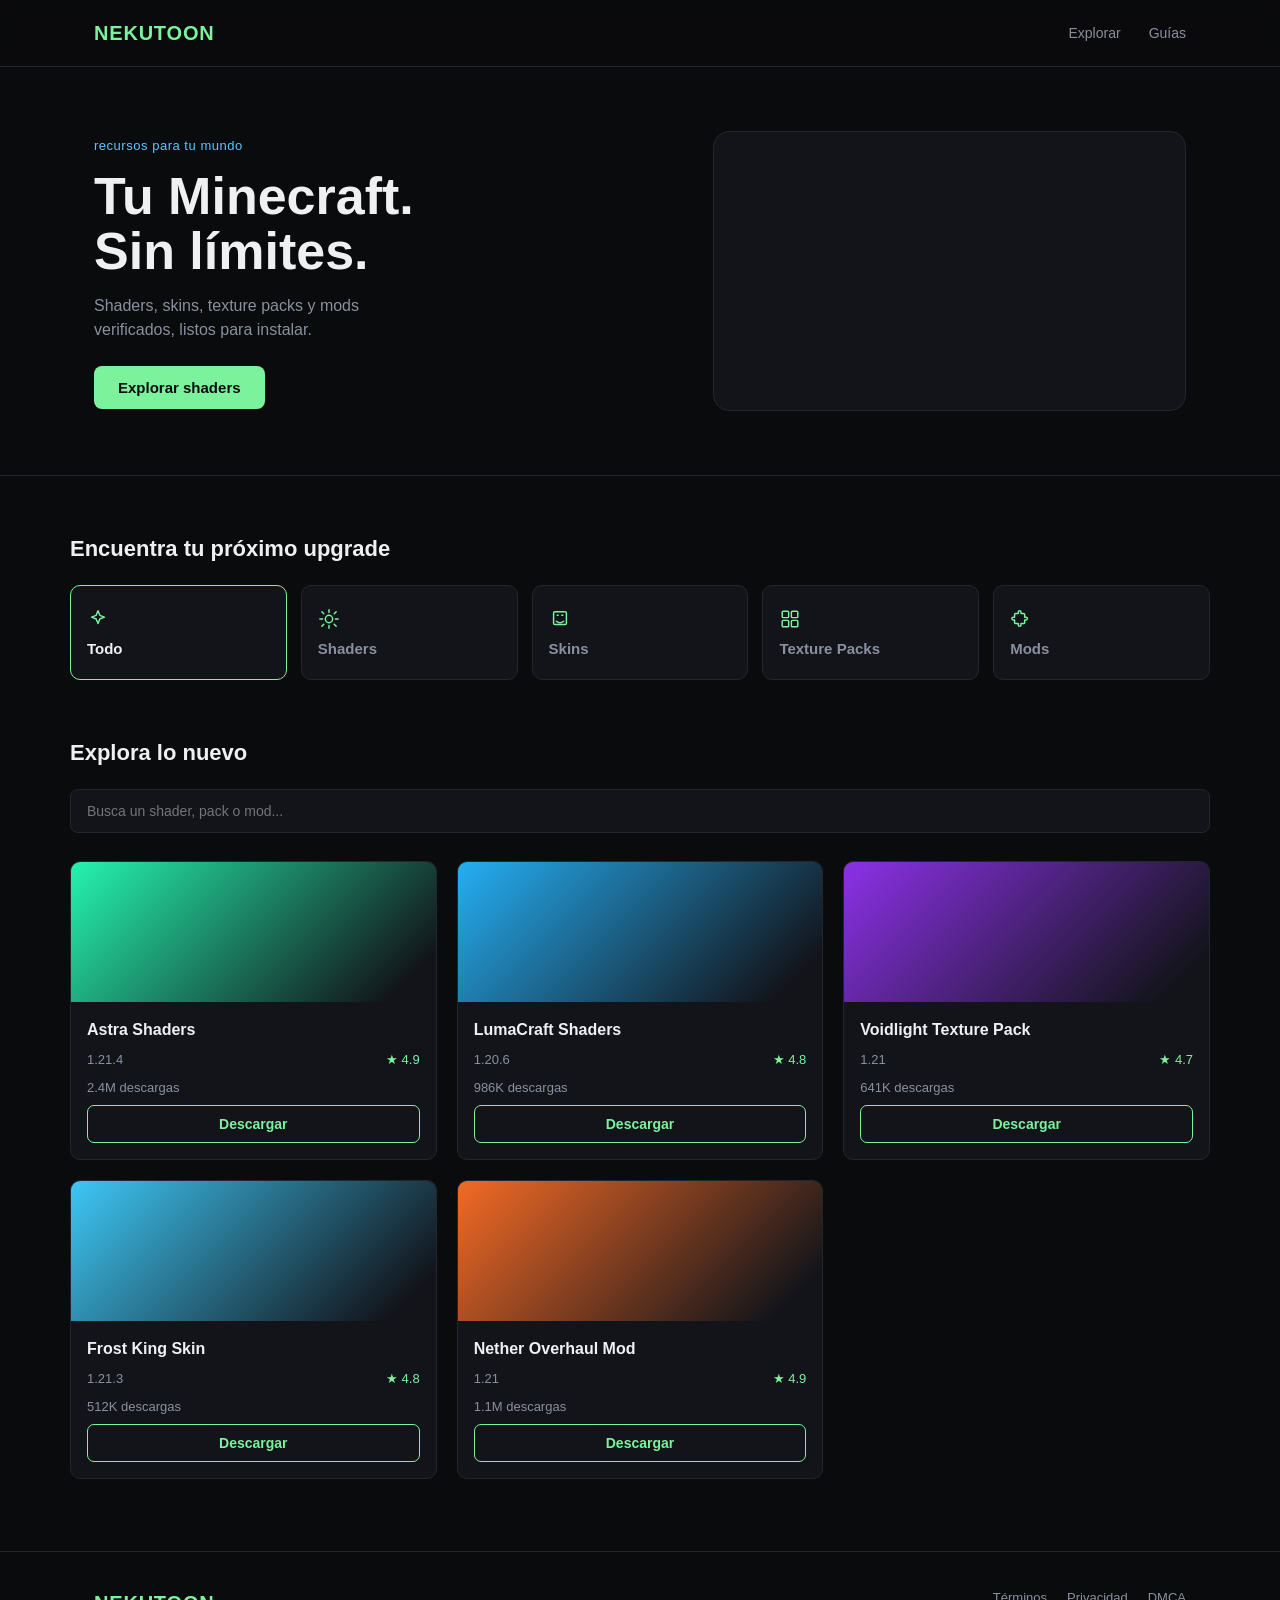
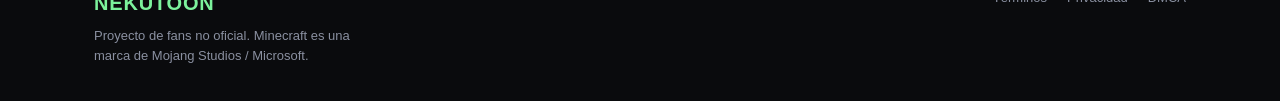
<file: index.html>
<!DOCTYPE html>
<html lang="es">
<head>
<meta charset="UTF-8">
<meta name="viewport" content="width=device-width, initial-scale=1.0">
<title>Nekutoon — Shaders, skins, texture packs y mods para Minecraft</title>
<link rel="stylesheet" href="style.css">
</head>
<body>

<nav class="nav">
  <div class="wrap nav-inner">
    <a href="index.html" class="logo">NEKUTOON</a>
    <div class="nav-links">
      <a href="index.html">Explorar</a>
      <a href="#guias">Guías</a>
    </div>
  </div>
</nav>

<header class="hero">
  <div class="wrap hero-inner">
    <div class="hero-text">
      <span class="eyebrow">recursos para tu mundo</span>
      <h1>Tu Minecraft.<br>Sin límites.</h1>
      <p>Shaders, skins, texture packs y mods verificados, listos para instalar.</p>
      <button class="btn-primary" id="scrollToGrid">Explorar shaders</button>
    </div>
    <div class="hero-visual" aria-hidden="true">
      <div class="hero-slide slide-1"></div>
      <div class="hero-slide slide-2"></div>
      <div class="hero-slide slide-3"></div>
      <div class="hero-slide slide-4"></div>
    </div>
  </div>
</header>

<section class="wrap categories">
  <h2>Encuentra tu próximo upgrade</h2>
  <div class="cat-grid" id="catGrid">
    <button class="cat-card active" data-cat="all">
      <span class="cat-icon">
        <svg viewBox="0 0 24 24" fill="none" stroke="currentColor" stroke-width="1.6"><path d="M12 3l2 5 5 2-5 2-2 5-2-5-5-2 5-2 2-5z" stroke-linejoin="round"/></svg>
      </span>
      <span>Todo</span>
    </button>
    <button class="cat-card" data-cat="shaders">
      <span class="cat-icon">
        <svg viewBox="0 0 24 24" fill="none" stroke="currentColor" stroke-width="1.6"><circle cx="12" cy="12" r="4"/><path d="M12 2v3M12 19v3M4.2 4.2l2.1 2.1M17.7 17.7l2.1 2.1M2 12h3M19 12h3M4.2 19.8l2.1-2.1M17.7 6.3l2.1-2.1" stroke-linecap="round"/></svg>
      </span>
      <span>Shaders</span>
    </button>
    <button class="cat-card" data-cat="skins">
      <span class="cat-icon">
        <svg viewBox="0 0 24 24" fill="none" stroke="currentColor" stroke-width="1.6"><rect x="5" y="4" width="14" height="14" rx="1.5"/><path d="M9 8h1M14 8h1M8 14.5c1.2 1 2.6 1.5 4 1.5s2.8-.5 4-1.5" stroke-linecap="round"/></svg>
      </span>
      <span>Skins</span>
    </button>
    <button class="cat-card" data-cat="texturepacks">
      <span class="cat-icon">
        <svg viewBox="0 0 24 24" fill="none" stroke="currentColor" stroke-width="1.6"><rect x="3.5" y="3.5" width="7" height="7" rx="1"/><rect x="13.5" y="3.5" width="7" height="7" rx="1"/><rect x="3.5" y="13.5" width="7" height="7" rx="1"/><rect x="13.5" y="13.5" width="7" height="7" rx="1"/></svg>
      </span>
      <span>Texture Packs</span>
    </button>
    <button class="cat-card" data-cat="mods">
      <span class="cat-icon">
        <svg viewBox="0 0 24 24" fill="none" stroke="currentColor" stroke-width="1.6"><path d="M9 4.5a1.5 1.5 0 0 1 3 0V6h3a1 1 0 0 1 1 1v3h1.5a1.5 1.5 0 0 1 0 3H16v3a1 1 0 0 1-1 1h-3v1.5a1.5 1.5 0 0 1-3 0V17H6a1 1 0 0 1-1-1v-3H3.5a1.5 1.5 0 0 1 0-3H5V7a1 1 0 0 1 1-1h3V4.5z" stroke-linejoin="round"/></svg>
      </span>
      <span>Mods</span>
    </button>
  </div>
</section>

<section class="wrap explore" id="explore">
  <h2>Explora lo nuevo</h2>
  <input type="text" id="searchInput" class="search-input" placeholder="Busca un shader, pack o mod...">
  <div class="grid" id="resourceGrid"></div>
  <p class="empty-msg" id="emptyMsg" hidden>No encontramos nada con ese nombre.</p>
</section>

<footer class="footer">
  <div class="wrap footer-inner">
    <div>
      <div class="logo">NEKUTOON</div>
      <p class="disclaimer">Proyecto de fans no oficial. Minecraft es una marca de Mojang Studios / Microsoft.</p>
    </div>
    <div class="footer-links">
      <a href="terms.html">Términos</a>
      <a href="privacy.html">Privacidad</a>
      <a href="dmca.html">DMCA</a>
    </div>
  </div>
</footer>

<script src="data.js"></script>
<script src="app.js"></script>
</body>
</html>
</file>
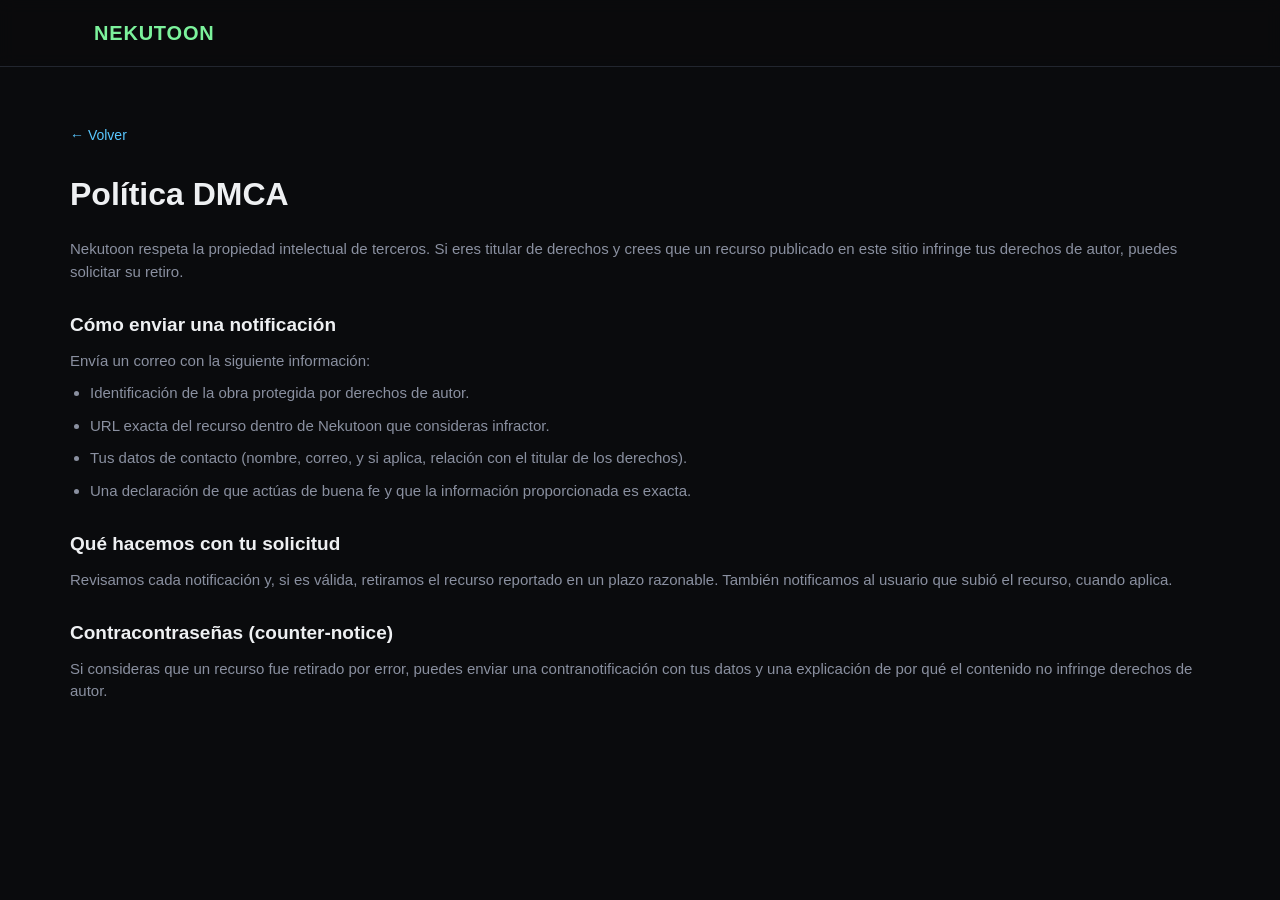
<file: dmca.html>
<!DOCTYPE html>
<html lang="es">
<head>
<meta charset="UTF-8">
<meta name="viewport" content="width=device-width, initial-scale=1.0">
<title>DMCA — Nekutoon</title>
<link rel="stylesheet" href="style.css">
</head>
<body>
<nav class="nav"><div class="wrap nav-inner"><a href="index.html" class="logo">NEKUTOON</a></div></nav>
<main class="wrap legal">
  <a href="index.html" class="back-link">← Volver</a>
  <h1>Política DMCA</h1>
  <p>Nekutoon respeta la propiedad intelectual de terceros. Si eres titular de derechos y crees que un recurso publicado en este sitio infringe tus derechos de autor, puedes solicitar su retiro.</p>

  <h2>Cómo enviar una notificación</h2>
  <p>Envía un correo con la siguiente información:</p>
  <ul>
    <li>Identificación de la obra protegida por derechos de autor.</li>
    <li>URL exacta del recurso dentro de Nekutoon que consideras infractor.</li>
    <li>Tus datos de contacto (nombre, correo, y si aplica, relación con el titular de los derechos).</li>
    <li>Una declaración de que actúas de buena fe y que la información proporcionada es exacta.</li>
  </ul>

  <h2>Qué hacemos con tu solicitud</h2>
  <p>Revisamos cada notificación y, si es válida, retiramos el recurso reportado en un plazo razonable. También notificamos al usuario que subió el recurso, cuando aplica.</p>

  <h2>Contracontraseñas (counter-notice)</h2>
  <p>Si consideras que un recurso fue retirado por error, puedes enviar una contranotificación con tus datos y una explicación de por qué el contenido no infringe derechos de autor.</p>
</main>
</body>
</html>
</file>
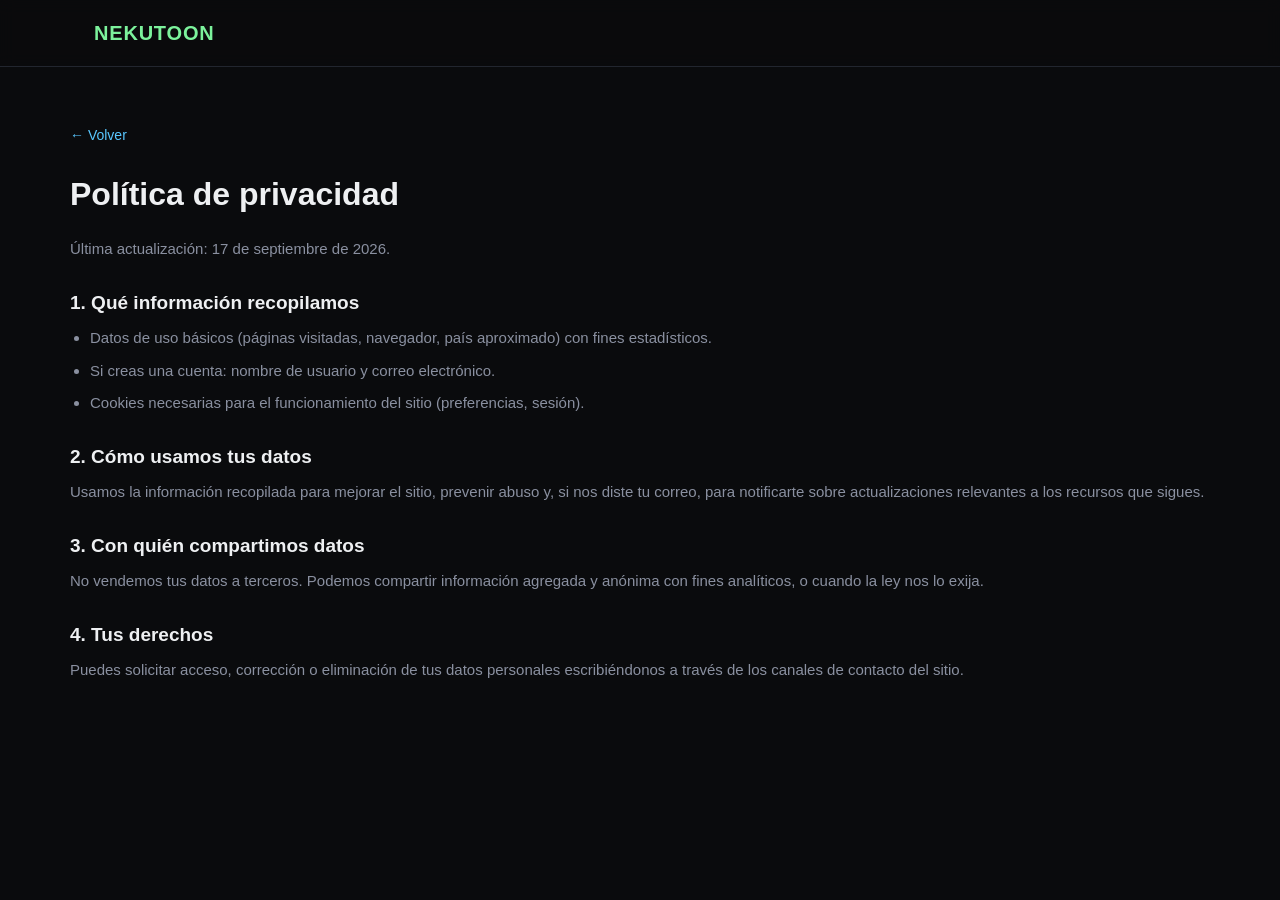
<file: privacy.html>
<!DOCTYPE html>
<html lang="es">
<head>
<meta charset="UTF-8">
<meta name="viewport" content="width=device-width, initial-scale=1.0">
<title>Privacidad — Nekutoon</title>
<link rel="stylesheet" href="style.css">
</head>
<body>
<nav class="nav"><div class="wrap nav-inner"><a href="index.html" class="logo">NEKUTOON</a></div></nav>
<main class="wrap legal">
  <a href="index.html" class="back-link">← Volver</a>
  <h1>Política de privacidad</h1>
  <p>Última actualización: 17 de septiembre de 2026.</p>

  <h2>1. Qué información recopilamos</h2>
  <ul>
    <li>Datos de uso básicos (páginas visitadas, navegador, país aproximado) con fines estadísticos.</li>
    <li>Si creas una cuenta: nombre de usuario y correo electrónico.</li>
    <li>Cookies necesarias para el funcionamiento del sitio (preferencias, sesión).</li>
  </ul>

  <h2>2. Cómo usamos tus datos</h2>
  <p>Usamos la información recopilada para mejorar el sitio, prevenir abuso y, si nos diste tu correo, para notificarte sobre actualizaciones relevantes a los recursos que sigues.</p>

  <h2>3. Con quién compartimos datos</h2>
  <p>No vendemos tus datos a terceros. Podemos compartir información agregada y anónima con fines analíticos, o cuando la ley nos lo exija.</p>

  <h2>4. Tus derechos</h2>
  <p>Puedes solicitar acceso, corrección o eliminación de tus datos personales escribiéndonos a través de los canales de contacto del sitio.</p>
</main>
</body>
</html>
</file>
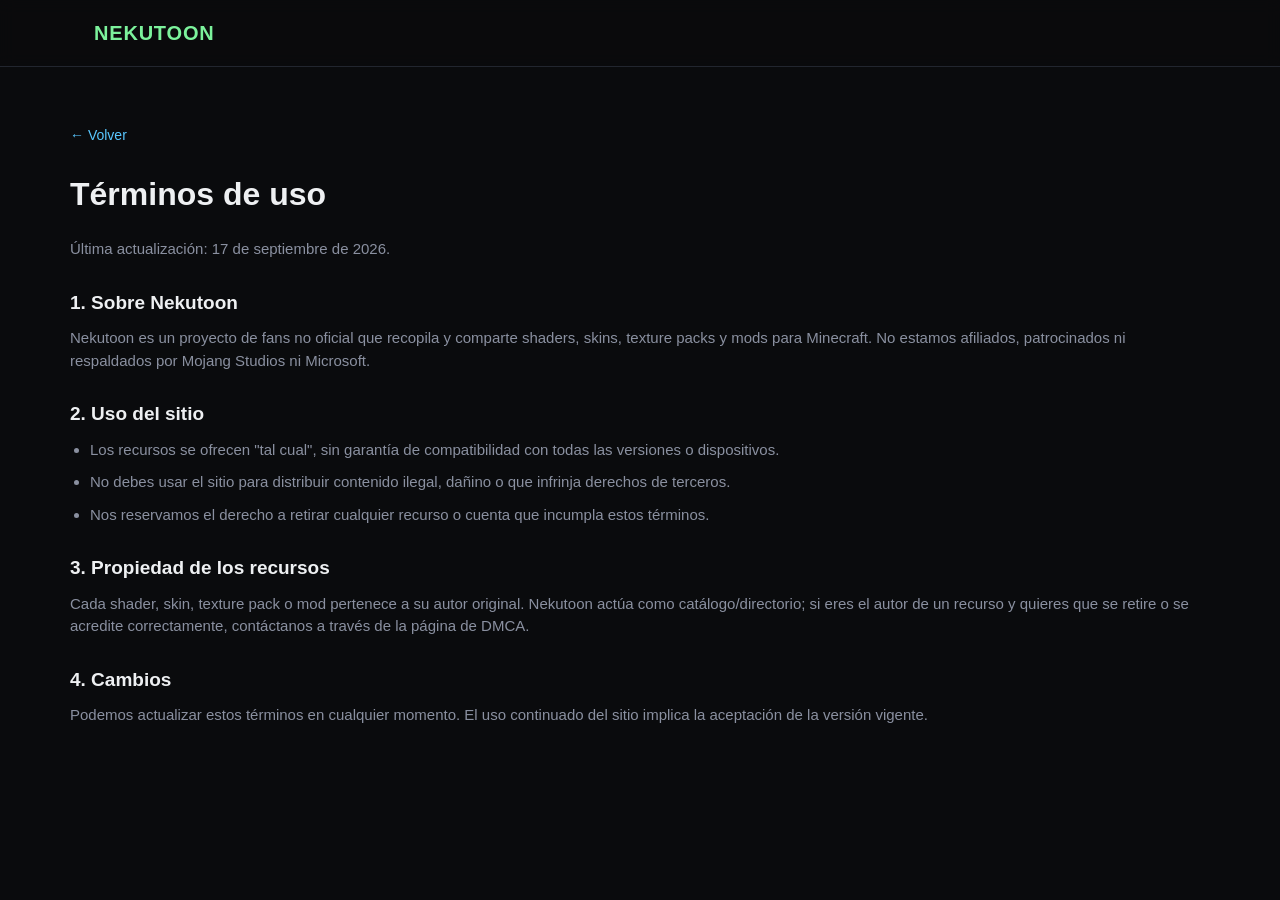
<file: terms.html>
<!DOCTYPE html>
<html lang="es">
<head>
<meta charset="UTF-8">
<meta name="viewport" content="width=device-width, initial-scale=1.0">
<title>Términos de uso — Nekutoon</title>
<link rel="stylesheet" href="style.css">
</head>
<body>
<nav class="nav"><div class="wrap nav-inner"><a href="index.html" class="logo">NEKUTOON</a></div></nav>
<main class="wrap legal">
  <a href="index.html" class="back-link">← Volver</a>
  <h1>Términos de uso</h1>
  <p>Última actualización: 17 de septiembre de 2026.</p>

  <h2>1. Sobre Nekutoon</h2>
  <p>Nekutoon es un proyecto de fans no oficial que recopila y comparte shaders, skins, texture packs y mods para Minecraft. No estamos afiliados, patrocinados ni respaldados por Mojang Studios ni Microsoft.</p>

  <h2>2. Uso del sitio</h2>
  <ul>
    <li>Los recursos se ofrecen "tal cual", sin garantía de compatibilidad con todas las versiones o dispositivos.</li>
    <li>No debes usar el sitio para distribuir contenido ilegal, dañino o que infrinja derechos de terceros.</li>
    <li>Nos reservamos el derecho a retirar cualquier recurso o cuenta que incumpla estos términos.</li>
  </ul>

  <h2>3. Propiedad de los recursos</h2>
  <p>Cada shader, skin, texture pack o mod pertenece a su autor original. Nekutoon actúa como catálogo/directorio; si eres el autor de un recurso y quieres que se retire o se acredite correctamente, contáctanos a través de la página de DMCA.</p>

  <h2>4. Cambios</h2>
  <p>Podemos actualizar estos términos en cualquier momento. El uso continuado del sitio implica la aceptación de la versión vigente.</p>
</main>
</body>
</html>
</file>
<file: style.css>
:root{
  --bg:#0a0b0d;
  --surface:#12141a;
  --surface-2:#1a1d24;
  --border:#22262f;
  --text:#eef0f2;
  --text-dim:#8a90a0;
  --accent:#7cf29c;
  --accent-2:#59c7ff;
  --radius:10px;
  --font-display:"Trebuchet MS", "Segoe UI", sans-serif;
  --font-body:-apple-system, "Segoe UI", sans-serif;
}

*{margin:0;padding:0;box-sizing:border-box;}

body{
  background:var(--bg);
  color:var(--text);
  font-family:var(--font-body);
  line-height:1.5;
}

a{color:inherit;text-decoration:none;}

.wrap{
  max-width:1140px;
  margin:0 auto;
  padding:0 24px;
}

/* NAV */
.nav{
  border-bottom:1px solid var(--border);
  position:sticky;
  top:0;
  background:rgba(10,11,13,0.9);
  backdrop-filter:blur(8px);
  z-index:10;
}
.nav-inner{
  display:flex;
  justify-content:space-between;
  align-items:center;
  padding:18px 24px;
}
.logo{
  font-family:var(--font-display);
  font-weight:800;
  letter-spacing:0.04em;
  color:var(--accent);
  font-size:20px;
}
.nav-links{display:flex;gap:28px;font-size:14px;color:var(--text-dim);}
.nav-links a:hover{color:var(--text);}

/* HERO */
.hero{
  border-bottom:1px solid var(--border);
  padding:64px 0;
}
.hero-inner{
  display:grid;
  grid-template-columns:1.1fr 0.9fr;
  gap:40px;
  align-items:center;
}
.eyebrow{
  font-size:13px;
  color:var(--accent-2);
  letter-spacing:0.04em;
}
.hero h1{
  font-family:var(--font-display);
  font-size:clamp(34px,5vw,52px);
  line-height:1.05;
  margin:12px 0 16px;
}
.hero p{
  color:var(--text-dim);
  max-width:38ch;
  margin-bottom:24px;
}
.btn-primary{
  background:var(--accent);
  color:#0a0b0d;
  border:none;
  font-weight:700;
  font-size:15px;
  padding:13px 24px;
  border-radius:8px;
  cursor:pointer;
  transition:transform .15s ease, filter .15s ease;
}
.btn-primary:hover{filter:brightness(1.08);transform:translateY(-1px);}

.hero-visual{
  position:relative;
  height:280px;
  border-radius:16px;
  overflow:hidden;
  border:1px solid var(--border);
  background:var(--surface);
}
.hero-slide{
  position:absolute;
  inset:0;
  opacity:0;
  animation:heroFade 16s infinite;
}
.hero-slide.slide-1{
  background:radial-gradient(circle at 25% 25%, rgba(124,242,156,.4), transparent 55%),
             radial-gradient(circle at 75% 70%, rgba(89,199,255,.32), transparent 55%),
             var(--surface);
  animation-delay:0s;
}
.hero-slide.slide-2{
  background:radial-gradient(circle at 70% 20%, rgba(255,163,89,.4), transparent 55%),
             radial-gradient(circle at 20% 80%, rgba(255,89,140,.3), transparent 55%),
             var(--surface);
  animation-delay:4s;
}
.hero-slide.slide-3{
  background:radial-gradient(circle at 30% 75%, rgba(140,123,245,.42), transparent 55%),
             radial-gradient(circle at 80% 25%, rgba(89,199,255,.32), transparent 55%),
             var(--surface);
  animation-delay:8s;
}
.hero-slide.slide-4{
  background:radial-gradient(circle at 60% 60%, rgba(124,242,156,.35), transparent 55%),
             radial-gradient(circle at 15% 20%, rgba(255,210,89,.3), transparent 55%),
             var(--surface);
  animation-delay:12s;
}
@keyframes heroFade{
  0%{opacity:0;}
  6%{opacity:1;}
  22%{opacity:1;}
  28%{opacity:0;}
  100%{opacity:0;}
}
@media (prefers-reduced-motion: reduce){
  .hero-slide{animation:none;opacity:0;}
  .hero-slide.slide-1{opacity:1;}
}

@media (max-width:760px){
  .hero-inner{grid-template-columns:1fr;}
  .hero-visual{height:180px;}
}

/* CATEGORIES */
.categories{padding:56px 0 8px;}
.categories h2{font-size:22px;margin-bottom:20px;}
.cat-grid{
  display:grid;
  grid-template-columns:repeat(5,1fr);
  gap:14px;
}
.cat-card{
  background:var(--surface);
  border:1px solid var(--border);
  border-radius:var(--radius);
  padding:22px 16px;
  display:flex;
  flex-direction:column;
  gap:10px;
  color:var(--text-dim);
  font-size:15px;
  font-weight:600;
  cursor:pointer;
  text-align:left;
  transition:border-color .15s ease, color .15s ease;
}
.cat-card:hover{border-color:var(--accent-2);color:var(--text);}
.cat-card.active{border-color:var(--accent);color:var(--text);}
.cat-icon{color:var(--accent);display:inline-flex;}
.cat-icon svg{width:22px;height:22px;}
.cat-card:hover .cat-icon{color:var(--accent-2);}

@media (max-width:760px){
  .cat-grid{grid-template-columns:repeat(2,1fr);}
}

/* EXPLORE */
.explore{padding:48px 0 72px;}
.explore h2{font-size:22px;margin-bottom:20px;}
.search-input{
  width:100%;
  background:var(--surface);
  border:1px solid var(--border);
  border-radius:8px;
  padding:13px 16px;
  color:var(--text);
  font-size:14px;
  margin-bottom:28px;
}
.search-input:focus{outline:none;border-color:var(--accent-2);}

.grid{
  display:grid;
  grid-template-columns:repeat(3,1fr);
  gap:20px;
}
.card{
  background:var(--surface);
  border:1px solid var(--border);
  border-radius:var(--radius);
  overflow:hidden;
  display:flex;
  flex-direction:column;
}
.card-thumb{
  height:140px;
  background:var(--surface-2);
}
.card-body{padding:16px;display:flex;flex-direction:column;gap:8px;flex:1;}
.card-body h3{font-size:16px;}
.card-meta{display:flex;justify-content:space-between;font-size:13px;color:var(--text-dim);}
.card-meta .rating{color:var(--accent);}
.card-download{
  margin-top:auto;
  background:transparent;
  border:1px solid var(--accent);
  color:var(--accent);
  border-radius:7px;
  padding:10px;
  font-weight:700;
  font-size:14px;
  cursor:pointer;
  transition:background .15s ease, color .15s ease;
}
.card-download:hover{background:var(--accent);color:#0a0b0d;}

.empty-msg{color:var(--text-dim);margin-top:12px;}

@media (max-width:900px){
  .grid{grid-template-columns:repeat(2,1fr);}
}
@media (max-width:560px){
  .grid{grid-template-columns:1fr;}
}

/* FOOTER */
.footer{border-top:1px solid var(--border);padding:36px 0;}
.footer-inner{
  display:flex;
  justify-content:space-between;
  flex-wrap:wrap;
  gap:20px;
}
.disclaimer{color:var(--text-dim);font-size:13px;max-width:40ch;margin-top:8px;}
.footer-links{display:flex;gap:20px;font-size:13px;color:var(--text-dim);}
.footer-links a:hover{color:var(--text);}

/* LEGAL PAGES */
.legal{padding:56px 0 80px;}
.legal h1{font-family:var(--font-display);font-size:32px;margin-bottom:20px;}
.legal h2{font-size:19px;margin:28px 0 10px;}
.legal p, .legal li{color:var(--text-dim);font-size:15px;margin-bottom:10px;}
.legal ul{padding-left:20px;}
.back-link{display:inline-block;margin-bottom:24px;color:var(--accent-2);font-size:14px;}
</file>
